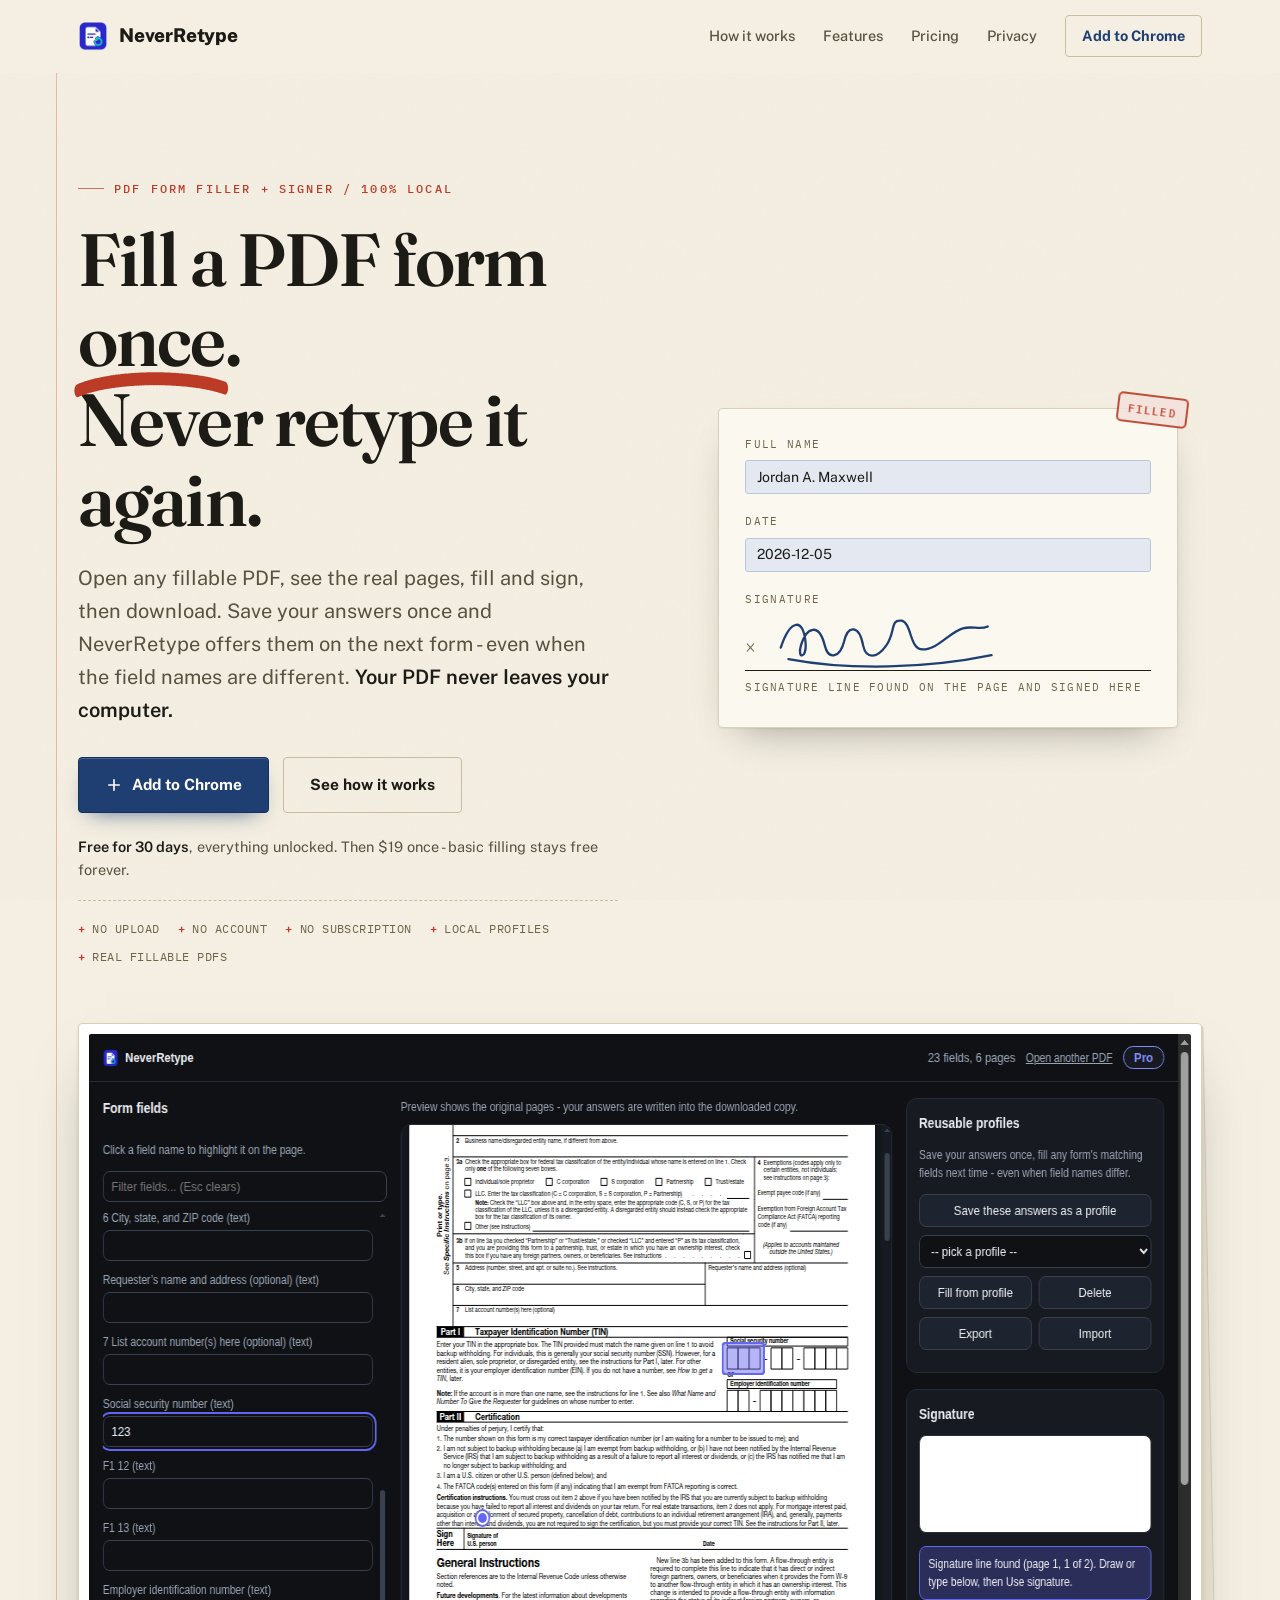
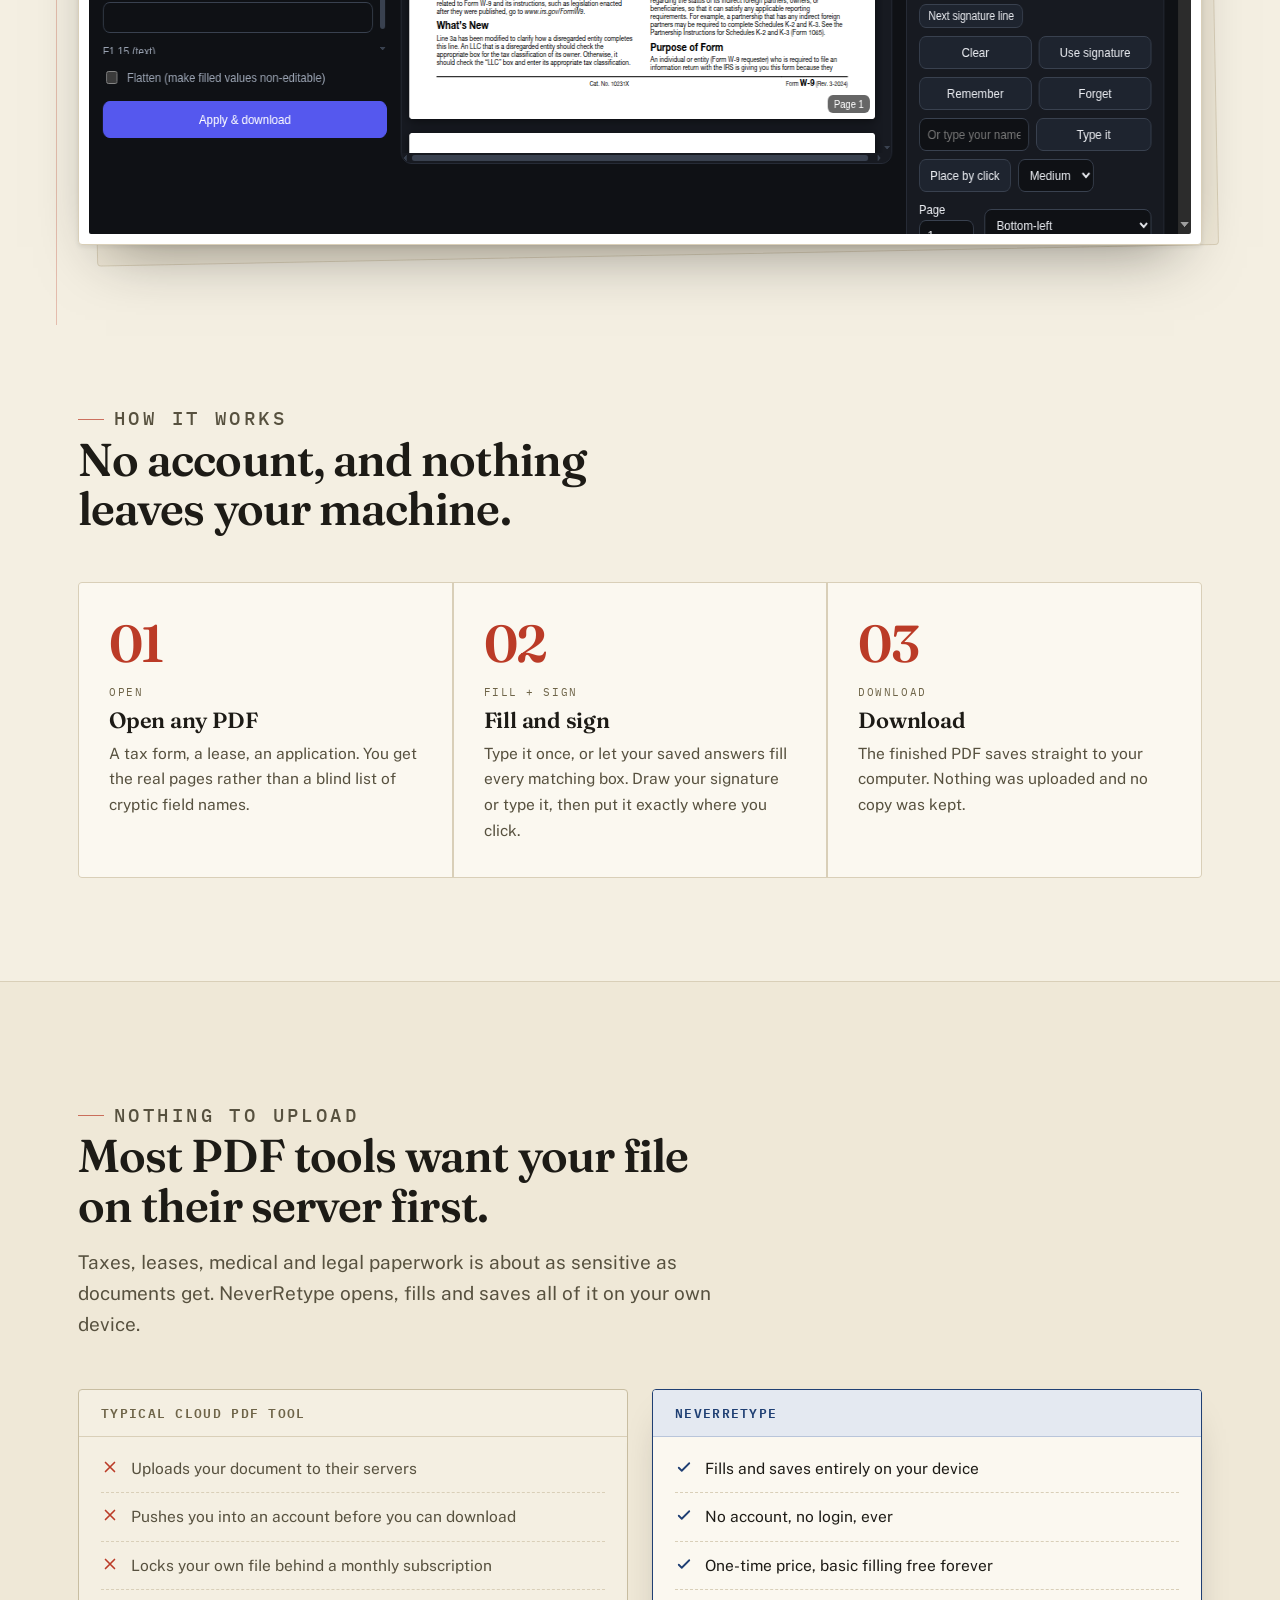
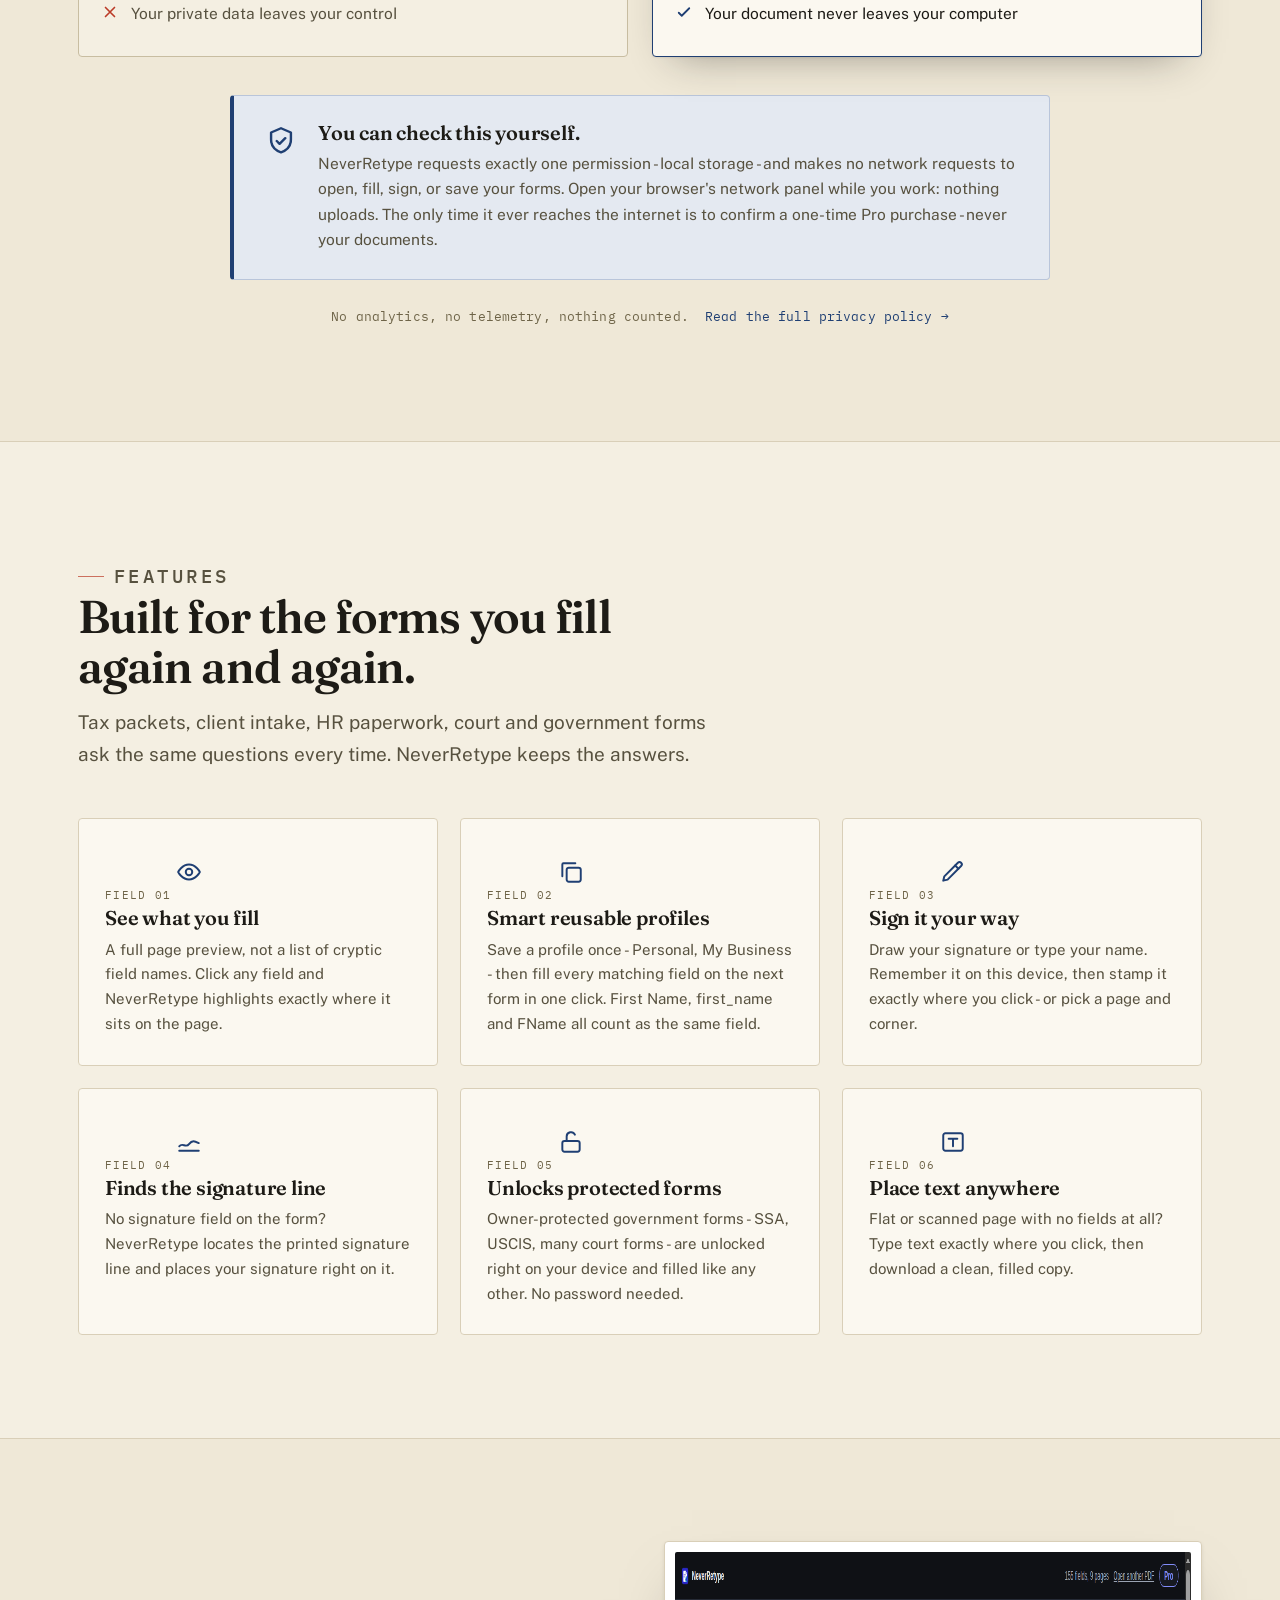
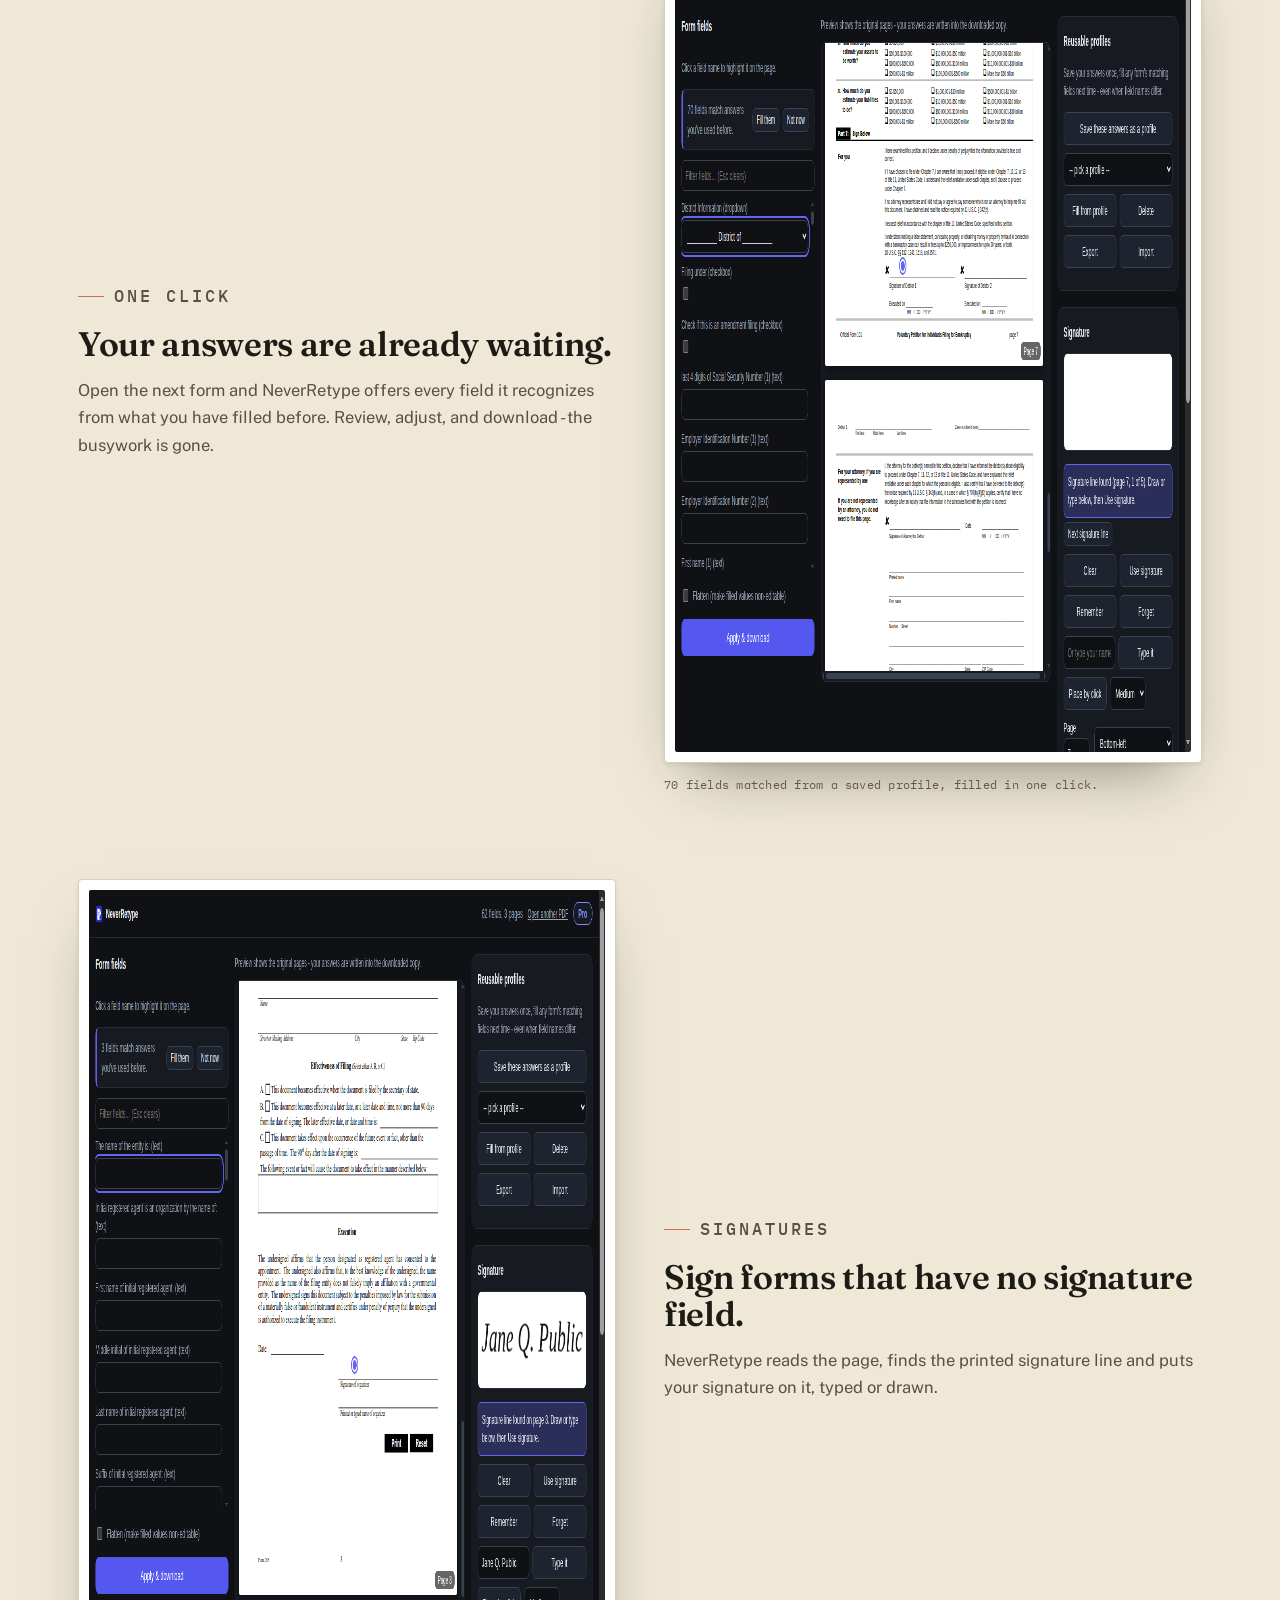
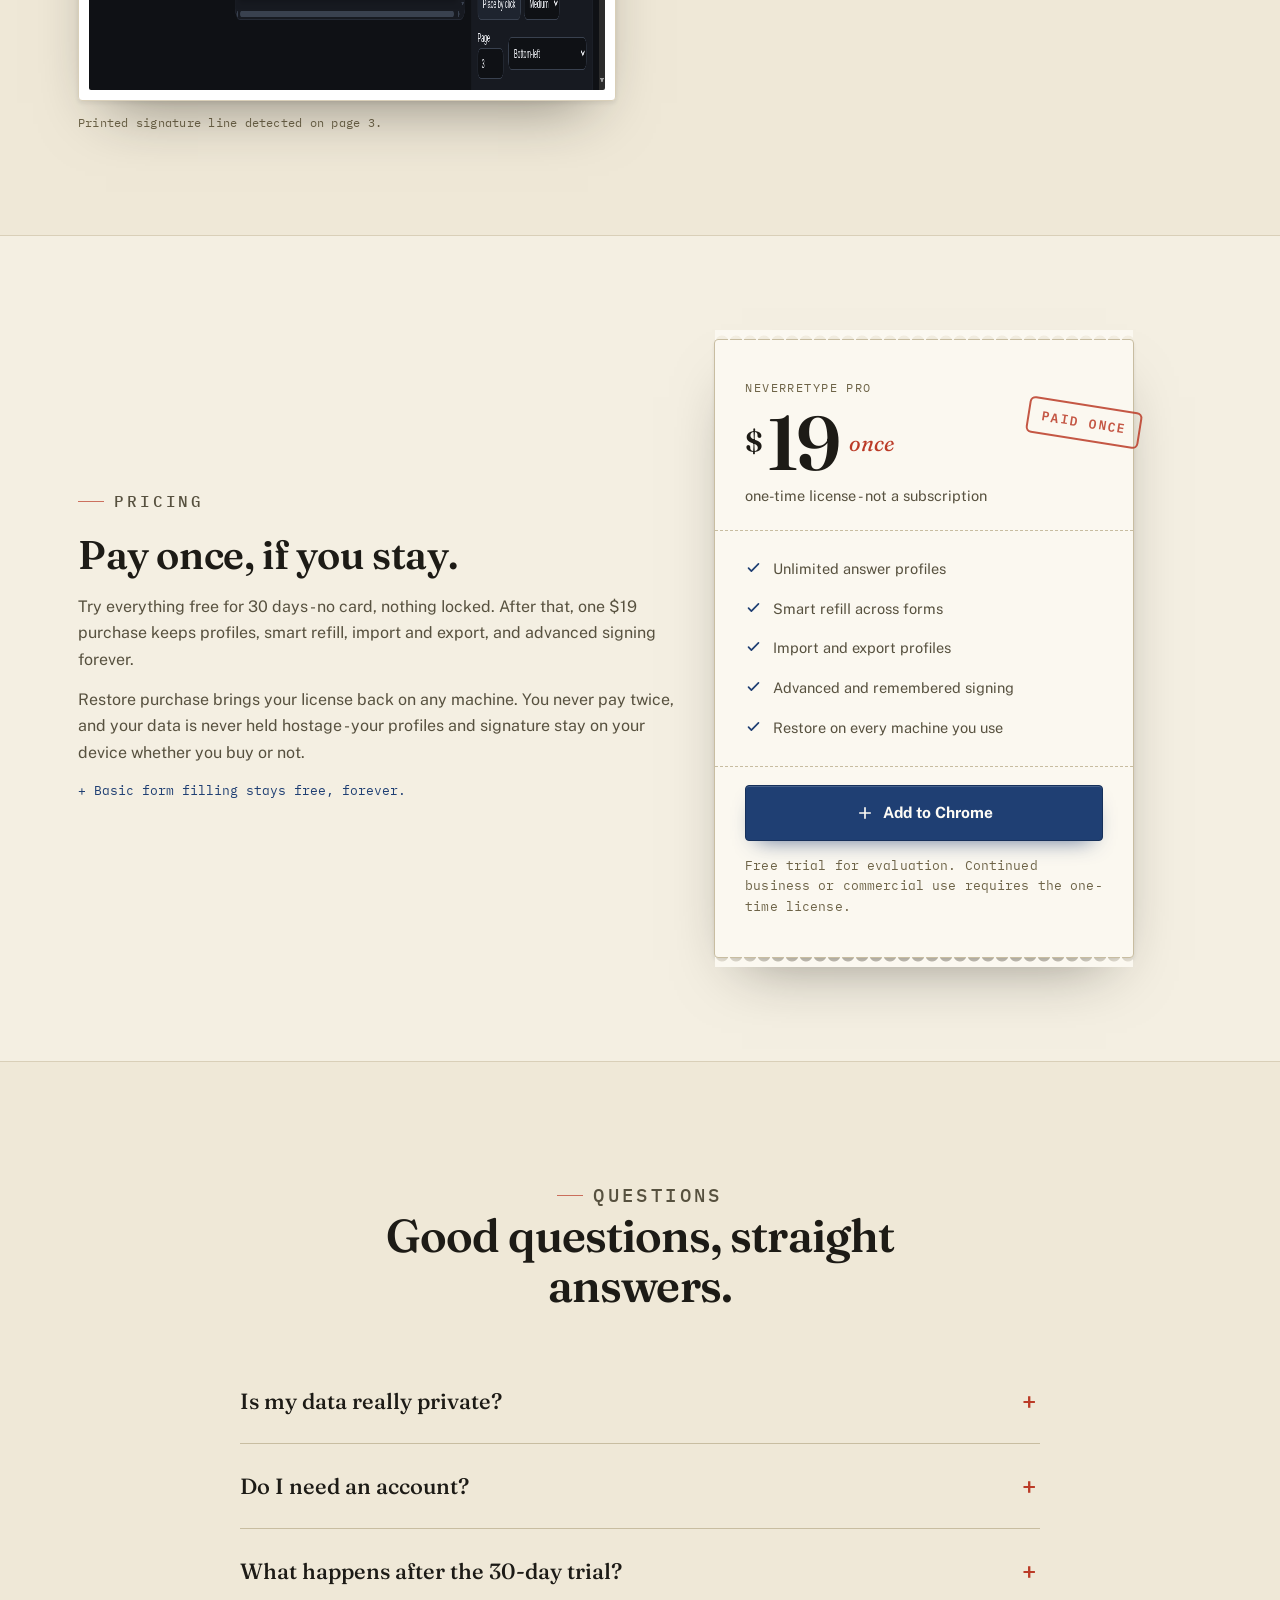
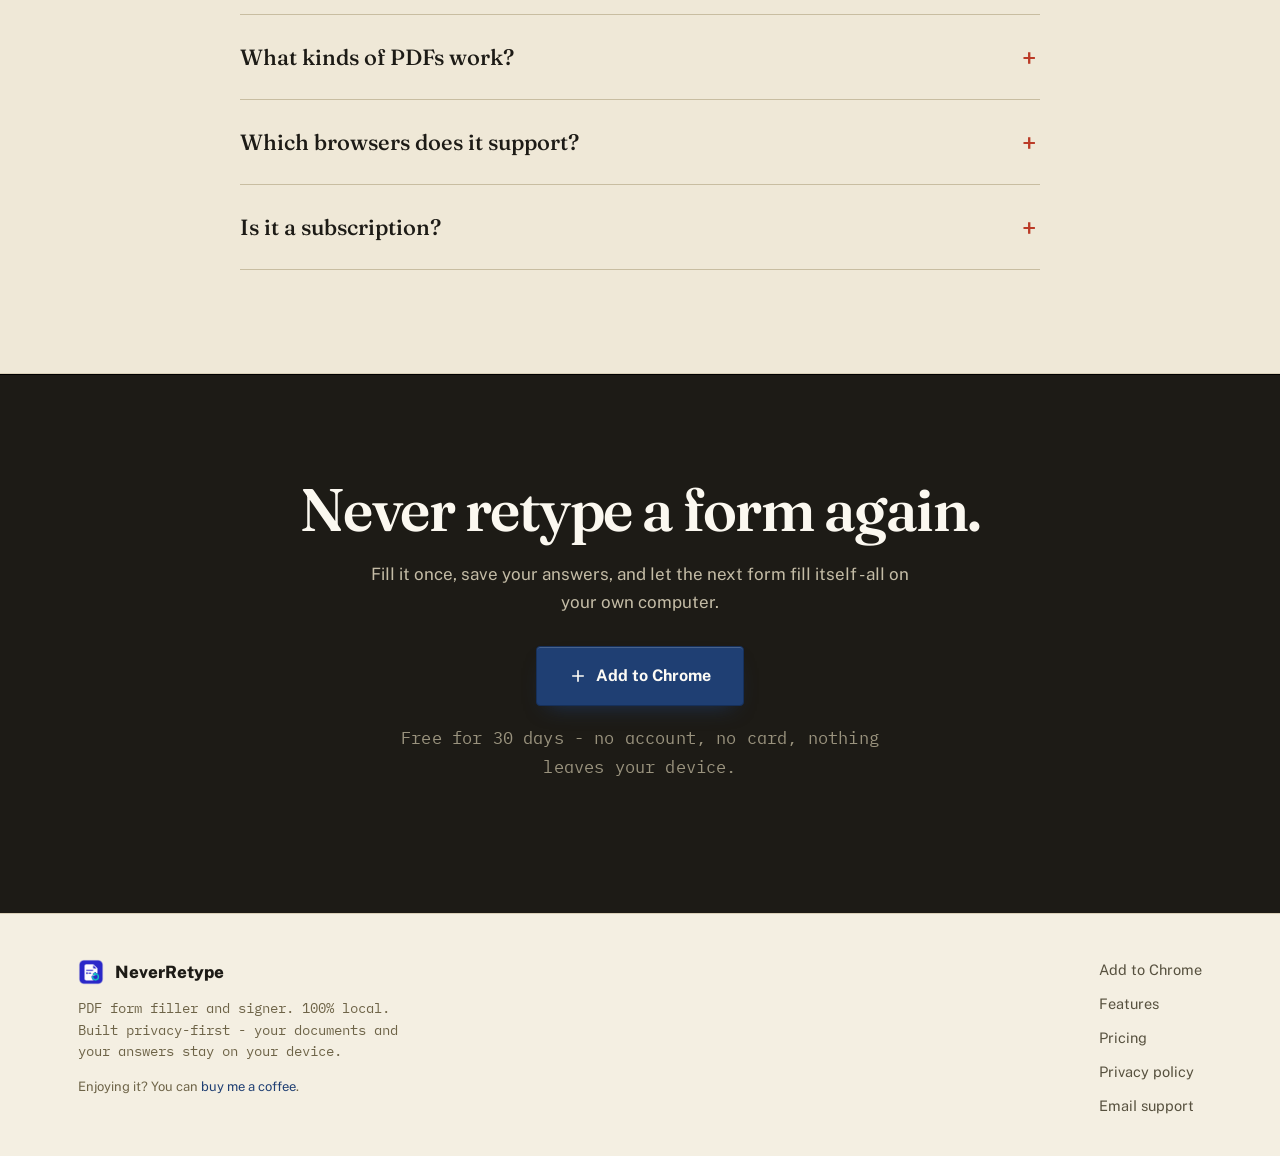
<file: index.html>
<!DOCTYPE html>
<html lang="en">
<head>
  <meta charset="UTF-8" />
  <meta name="viewport" content="width=device-width, initial-scale=1.0" />
  <title>NeverRetype - PDF Form Filler &amp; Signer (100% Local)</title>
  <meta name="description" content="Fill and sign PDF forms in your browser and save your answers as reusable profiles - never retype a form. 100% local, no account, no upload." />
  <meta name="color-scheme" content="light" />
  <meta name="theme-color" content="#f4efe2" />
  <meta name="robots" content="index, follow, max-image-preview:large" />
  <link rel="canonical" href="https://xxgeminixx.github.io/neverretype-site/" />

  <!-- open graph / social -->
  <meta property="og:type" content="website" />
  <meta property="og:site_name" content="NeverRetype" />
  <meta property="og:locale" content="en_US" />
  <meta property="og:title" content="NeverRetype - PDF Form Filler &amp; Signer (100% Local)" />
  <meta property="og:description" content="Fill a PDF form once, save your answers, and never retype it again. Fill and sign entirely in your browser - your document never leaves your computer." />
  <meta property="og:url" content="https://xxgeminixx.github.io/neverretype-site/" />
  <meta property="og:image" content="https://xxgeminixx.github.io/neverretype-site/hero-v100.png" />
  <meta property="og:image:width" content="1280" />
  <meta property="og:image:height" content="800" />
  <meta property="og:image:alt" content="The NeverRetype editor filling a PDF form locally in the browser" />
  <meta name="twitter:card" content="summary_large_image" />
  <meta name="twitter:title" content="NeverRetype - PDF Form Filler &amp; Signer (100% Local)" />
  <meta name="twitter:description" content="Fill a PDF form once, save your answers, and never retype it again. 100% local - your document never leaves your computer." />
  <meta name="twitter:image" content="https://xxgeminixx.github.io/neverretype-site/hero-v100.png" />
  <meta name="twitter:image:alt" content="The NeverRetype editor filling a PDF form locally in the browser" />

  <link rel="icon" type="image/png" href="icon.png" />
  <link rel="apple-touch-icon" href="icon.png" />

  <link rel="preconnect" href="https://fonts.googleapis.com" />
  <link rel="preconnect" href="https://fonts.gstatic.com" crossorigin />
  <link href="https://fonts.googleapis.com/css2?family=Fraunces:ital,opsz,wght@0,9..144,400;0,9..144,500;0,9..144,600;0,9..144,900;1,9..144,500&family=IBM+Plex+Mono:wght@400;500;600&family=Public+Sans:wght@400;500;600;700&display=swap" rel="stylesheet" />
  <link rel="stylesheet" href="style.css?v=4" />

  <script type="application/ld+json">
  {
    "@context": "https://schema.org",
    "@type": "SoftwareApplication",
    "name": "NeverRetype",
    "applicationCategory": "BrowserApplication",
    "operatingSystem": "Chrome, Edge, Brave, and other Chromium browsers",
    "description": "Fill and sign PDF forms in your browser and save your answers as reusable profiles so you never retype a form. 100% local - your document never leaves your computer. No account, no upload, no tracking.",
    "url": "https://xxgeminixx.github.io/neverretype-site/",
    "image": "https://xxgeminixx.github.io/neverretype-site/hero-v100.png",
    "browserRequirements": "Requires a Chromium-based browser (Chrome, Edge, or Brave)",
    "offers": {
      "@type": "Offer",
      "price": "19.00",
      "priceCurrency": "USD",
      "description": "30-day free trial, then a one-time $19 license. Basic form filling stays free forever."
    },
    "featureList": [
      "Fill fillable PDF forms with a live page preview",
      "Save reusable answer profiles and smart-refill matching fields across forms",
      "Type or draw a signature and place it on detected signature lines",
      "Unlock owner-protected government forms locally",
      "Place typed text anywhere on flat or scanned PDFs"
    ]
  }
  </script>
  <script type="application/ld+json">
  {
    "@context": "https://schema.org",
    "@type": "FAQPage",
    "mainEntity": [
      {
        "@type": "Question",
        "name": "Is my data really private?",
        "acceptedAnswer": {
          "@type": "Answer",
          "text": "Yes. PDFs you open are read, filled and saved entirely in your browser on your computer. There is no server, no upload, and no analytics. The extension's only permission is local storage."
        }
      },
      {
        "@type": "Question",
        "name": "Do I need an account?",
        "acceptedAnswer": {
          "@type": "Answer",
          "text": "No. There is no sign-up and no login. You open a PDF and start filling."
        }
      },
      {
        "@type": "Question",
        "name": "What happens after the 30-day trial?",
        "acceptedAnswer": {
          "@type": "Answer",
          "text": "Basic form filling stays free forever. Saved profiles, smart refill, import and export, and advanced signing need a one-time $19 license. Your saved data is never deleted or held hostage."
        }
      },
      {
        "@type": "Question",
        "name": "What kinds of PDFs work?",
        "acceptedAnswer": {
          "@type": "Answer",
          "text": "Standard fillable PDF forms (the AcroForm kind) get the full experience. Flat or scanned pages can still be signed, and you can place typed text anywhere on them. Owner-protected government forms are unlocked on your device. Password-locked and XFA files get a clear explanation instead of a broken download."
        }
      },
      {
        "@type": "Question",
        "name": "Which browsers does it support?",
        "acceptedAnswer": {
          "@type": "Answer",
          "text": "Chrome and other Chromium browsers - Edge, Brave, and similar - installed from the Chrome Web Store."
        }
      },
      {
        "@type": "Question",
        "name": "Is it a subscription?",
        "acceptedAnswer": {
          "@type": "Answer",
          "text": "No. It is one $19 payment, ever. Restore purchase brings your license back on any machine you use."
        }
      }
    ]
  }
  </script>
</head>
<body>

  <!-- ===================== NAV ===================== -->
  <header class="nav" id="top">
    <div class="wrap">
      <a class="brand" href="#top" aria-label="NeverRetype home">
        <img class="mark" src="icon.png" width="30" height="30" alt="" />
        <span>NeverRetype</span>
      </a>
      <nav class="nav-links" aria-label="Primary">
        <a href="#how">How it works</a>
        <a href="#features">Features</a>
        <a href="#pricing">Pricing</a>
        <a href="privacy-policy.html">Privacy</a>
        <a class="nav-cta" href="https://chromewebstore.google.com/detail/adfhmodfgeljmcgfhnmjfncbcdfagmcd" data-store-link>Add to Chrome</a>
      </nav>
    </div>
  </header>

  <main>

    <!-- ===================== HERO ===================== -->
    <section class="hero">
      <div class="wrap">
        <div class="hero-grid">
          <div class="hero-copy reveal">
            <p class="eyebrow">PDF form filler + signer / 100% local</p>
            <h1>Fill a PDF form <span class="u">once<svg viewBox="0 0 120 12" preserveAspectRatio="none" aria-hidden="true"><path d="M2 8 C 30 2, 90 2, 118 7"/></svg></span>.<br/>Never retype it again.</h1>
            <p class="lede">Open any fillable PDF, see the real pages, fill and sign, then download. Save your answers once and NeverRetype offers them on the next form - even when the field names are different. <strong>Your PDF never leaves your computer.</strong></p>
            <div class="hero-actions">
              <a class="btn" href="https://chromewebstore.google.com/detail/adfhmodfgeljmcgfhnmjfncbcdfagmcd" data-store-link>
                <svg viewBox="0 0 24 24" fill="none" stroke="currentColor" stroke-width="2.2" stroke-linecap="round" aria-hidden="true"><path d="M12 5v14M5 12h14"/></svg>
                Add to Chrome
              </a>
              <a class="btn ghost" href="#how">See how it works</a>
            </div>
            <p class="price-line"><b>Free for 30 days</b>, everything unlocked. Then $19 once - basic filling stays free forever.</p>
            <p class="trust-row">
              <span>No upload</span><span>No account</span><span>No subscription</span><span>Local profiles</span><span>Real fillable PDFs</span>
            </p>
          </div>

          <div class="hero-side reveal d2">
            <div class="sig-card">
              <span class="sig-stamp">FILLED</span>
              <div class="form-row">
                <span class="flabel">Full name</span>
                <div class="fbox filled"><span class="typed">Jordan A. Maxwell</span></div>
              </div>
              <div class="form-row">
                <span class="flabel">Date</span>
                <div class="fbox filled"><span class="typed t2 js-date">2026-06-17</span></div>
              </div>
              <div class="sig-line">
                <span class="flabel">Signature</span>
                <div class="rule">
                  <span class="x">&times;</span>
                  <svg viewBox="0 0 240 70" aria-hidden="true">
                    <path pathLength="1" d="M6 46 C 16 16, 30 14, 32 42 C 33 58, 23 58, 27 44 C 33 24, 46 20, 52 44 C 56 60, 68 56, 72 40 C 76 22, 88 22, 92 44 C 95 58, 106 58, 116 44 C 126 30, 120 16, 132 18 C 143 20, 140 48, 154 48 C 170 48, 182 30, 196 26 C 206 23, 214 28, 222 24"/>
                    <path pathLength="1" class="flourish" d="M14 58 C 78 70, 158 68, 226 54"/>
                  </svg>
                </div>
                <p class="cap">Signature line found on the page and signed here</p>
              </div>
            </div>
          </div>
        </div>

        <div class="hero-shot-wrap reveal d3">
          <div class="paper-frame">
            <img src="hero-v100.png" width="1280" height="800" fetchpriority="high" decoding="async" alt="The NeverRetype editor with a W-9 open: answers typed on the left, the Social Security Number field highlighted on the live page preview, profiles and signature panels on the right" />
          </div>
        </div>
      </div>
    </section>

    <!-- ===================== HOW IT WORKS ===================== -->
    <section class="band" id="how">
      <div class="wrap">
        <div class="section-head reveal">
          <p class="eyebrow">How it works</p>
          <h2>No account, and nothing leaves your machine.</h2>
        </div>
        <div class="steps reveal d1">
          <div class="step">
            <div class="num">01</div>
            <p class="tag">Open</p>
            <h3>Open any PDF</h3>
            <p>A tax form, a lease, an application. You get the real pages rather than a blind list of cryptic field names.</p>
          </div>
          <div class="step">
            <div class="num">02</div>
            <p class="tag">Fill + sign</p>
            <h3>Fill and sign</h3>
            <p>Type it once, or let your saved answers fill every matching box. Draw your signature or type it, then put it exactly where you click.</p>
          </div>
          <div class="step">
            <div class="num">03</div>
            <p class="tag">Download</p>
            <h3>Download</h3>
            <p>The finished PDF saves straight to your computer. Nothing was uploaded and no copy was kept.</p>
          </div>
        </div>
      </div>
    </section>

    <!-- ===================== COMPARISON ===================== -->
    <section class="band sunk">
      <div class="wrap">
        <div class="section-head reveal">
          <p class="eyebrow">Nothing to upload</p>
          <h2>Most PDF tools want your file on their server first.</h2>
          <p>Taxes, leases, medical and legal paperwork is about as sensitive as documents get. NeverRetype opens, fills and saves all of it on your own device.</p>
        </div>
        <div class="compare reveal d1">
          <div class="col them">
            <h3>Typical cloud PDF tool</h3>
            <ul>
              <li><svg class="ic" viewBox="0 0 24 24" fill="none" stroke="currentColor" stroke-width="2.2" stroke-linecap="round" aria-hidden="true"><path d="M6 6l12 12M18 6 6 18"/></svg> Uploads your document to their servers</li>
              <li><svg class="ic" viewBox="0 0 24 24" fill="none" stroke="currentColor" stroke-width="2.2" stroke-linecap="round" aria-hidden="true"><path d="M6 6l12 12M18 6 6 18"/></svg> Pushes you into an account before you can download</li>
              <li><svg class="ic" viewBox="0 0 24 24" fill="none" stroke="currentColor" stroke-width="2.2" stroke-linecap="round" aria-hidden="true"><path d="M6 6l12 12M18 6 6 18"/></svg> Locks your own file behind a monthly subscription</li>
              <li><svg class="ic" viewBox="0 0 24 24" fill="none" stroke="currentColor" stroke-width="2.2" stroke-linecap="round" aria-hidden="true"><path d="M6 6l12 12M18 6 6 18"/></svg> Your private data leaves your control</li>
            </ul>
          </div>
          <div class="col us">
            <h3>NeverRetype</h3>
            <ul>
              <li><svg class="ic" viewBox="0 0 24 24" fill="none" stroke="currentColor" stroke-width="2.4" stroke-linecap="round" stroke-linejoin="round" aria-hidden="true"><path d="M5 13l4 4L19 7"/></svg> Fills and saves entirely on your device</li>
              <li><svg class="ic" viewBox="0 0 24 24" fill="none" stroke="currentColor" stroke-width="2.4" stroke-linecap="round" stroke-linejoin="round" aria-hidden="true"><path d="M5 13l4 4L19 7"/></svg> No account, no login, ever</li>
              <li><svg class="ic" viewBox="0 0 24 24" fill="none" stroke="currentColor" stroke-width="2.4" stroke-linecap="round" stroke-linejoin="round" aria-hidden="true"><path d="M5 13l4 4L19 7"/></svg> One-time price, basic filling free forever</li>
              <li><svg class="ic" viewBox="0 0 24 24" fill="none" stroke="currentColor" stroke-width="2.4" stroke-linecap="round" stroke-linejoin="round" aria-hidden="true"><path d="M5 13l4 4L19 7"/></svg> Your document never leaves your computer</li>
            </ul>
          </div>
        </div>
        <div class="verify reveal d2">
          <svg class="verify-ic" viewBox="0 0 24 24" fill="none" stroke="currentColor" stroke-width="1.7" stroke-linecap="round" stroke-linejoin="round" aria-hidden="true"><path d="M12 3l7 3v5c0 4.4-3 7.6-7 9-4-1.4-7-4.6-7-9V6l7-3Z"/><path d="M9 12l2 2 4-4"/></svg>
          <div>
            <h3>You can check this yourself.</h3>
            <p>NeverRetype requests exactly one permission - local storage - and makes no network requests to open, fill, sign, or save your forms. Open your browser's network panel while you work: nothing uploads. The only time it ever reaches the internet is to confirm a one-time Pro purchase - never your documents.</p>
          </div>
        </div>
        <p class="micro reveal d2" style="text-align:center;margin-top:26px;">No analytics, no telemetry, nothing counted. &nbsp;<a href="privacy-policy.html">Read the full privacy policy &rarr;</a></p>
      </div>
    </section>

    <!-- ===================== FEATURES ===================== -->
    <section class="band" id="features">
      <div class="wrap">
        <div class="section-head reveal">
          <p class="eyebrow">Features</p>
          <h2>Built for the forms you fill again and again.</h2>
          <p>Tax packets, client intake, HR paperwork, court and government forms ask the same questions every time. NeverRetype keeps the answers.</p>
        </div>
        <div class="features">
          <div class="feat reveal">
            <span class="fid">Field 01</span>
            <svg class="ficon" viewBox="0 0 24 24" fill="none" stroke="currentColor" stroke-width="1.8" stroke-linecap="round" stroke-linejoin="round" aria-hidden="true"><path d="M2 12s3.5-7 10-7 10 7 10 7-3.5 7-10 7-10-7-10-7Z"/><circle cx="12" cy="12" r="3"/></svg>
            <h3>See what you fill</h3>
            <p>A full page preview, not a list of cryptic field names. Click any field and NeverRetype highlights exactly where it sits on the page.</p>
          </div>
          <div class="feat reveal d1">
            <span class="fid">Field 02</span>
            <svg class="ficon" viewBox="0 0 24 24" fill="none" stroke="currentColor" stroke-width="1.8" stroke-linecap="round" stroke-linejoin="round" aria-hidden="true"><rect x="8" y="8" width="13" height="13" rx="2"/><path d="M4 16V5a1 1 0 0 1 1-1h11"/></svg>
            <h3>Smart reusable profiles</h3>
            <p>Save a profile once - Personal, My Business - then fill every matching field on the next form in one click. First Name, first_name and FName all count as the same field.</p>
          </div>
          <div class="feat reveal d2">
            <span class="fid">Field 03</span>
            <svg class="ficon" viewBox="0 0 24 24" fill="none" stroke="currentColor" stroke-width="1.8" stroke-linecap="round" stroke-linejoin="round" aria-hidden="true"><path d="M16.5 3.5a2.12 2.12 0 0 1 3 3L7 19l-4 1 1-4Z"/><path d="M14 6l3 3"/></svg>
            <h3>Sign it your way</h3>
            <p>Draw your signature or type your name. Remember it on this device, then stamp it exactly where you click - or pick a page and corner.</p>
          </div>
          <div class="feat reveal">
            <span class="fid">Field 04</span>
            <svg class="ficon" viewBox="0 0 24 24" fill="none" stroke="currentColor" stroke-width="1.8" stroke-linecap="round" stroke-linejoin="round" aria-hidden="true"><path d="M3 16c3-4 6 2 9-2s5-3 9-1"/><path d="M3 20h18"/></svg>
            <h3>Finds the signature line</h3>
            <p>No signature field on the form? NeverRetype locates the printed signature line and places your signature right on it.</p>
          </div>
          <div class="feat reveal d1">
            <span class="fid">Field 05</span>
            <svg class="ficon" viewBox="0 0 24 24" fill="none" stroke="currentColor" stroke-width="1.8" stroke-linecap="round" stroke-linejoin="round" aria-hidden="true"><rect x="4" y="11" width="16" height="10" rx="2"/><path d="M8 11V7a4 4 0 0 1 7.6-1.8"/></svg>
            <h3>Unlocks protected forms</h3>
            <p>Owner-protected government forms - SSA, USCIS, many court forms - are unlocked right on your device and filled like any other. No password needed.</p>
          </div>
          <div class="feat reveal d2">
            <span class="fid">Field 06</span>
            <svg class="ficon" viewBox="0 0 24 24" fill="none" stroke="currentColor" stroke-width="1.8" stroke-linecap="round" stroke-linejoin="round" aria-hidden="true"><rect x="3" y="4" width="18" height="16" rx="2"/><path d="M8 9h8M12 9v7"/></svg>
            <h3>Place text anywhere</h3>
            <p>Flat or scanned page with no fields at all? Type text exactly where you click, then download a clean, filled copy.</p>
          </div>
        </div>
      </div>
    </section>

    <!-- ===================== SCREENSHOTS ===================== -->
    <section class="band sunk">
      <div class="wrap">
        <div class="showcase">
          <div class="show-row reveal">
            <div class="show-text">
              <p class="eyebrow">One click</p>
              <h3>Your answers are already waiting.</h3>
              <p>Open the next form and NeverRetype offers every field it recognizes from what you have filled before. Review, adjust, and download - the busywork is gone.</p>
            </div>
            <figure class="show-figure">
              <div class="paper-frame">
                <img src="shot-refill-v100.png" width="1280" height="800" loading="lazy" decoding="async" alt="A court form just opened in NeverRetype, with a bar offering: 70 fields match answers you've used before - Fill them" />
              </div>
              <figcaption>70 fields matched from a saved profile, filled in one click.</figcaption>
            </figure>
          </div>

          <div class="show-row flip reveal">
            <div class="show-text">
              <p class="eyebrow">Signatures</p>
              <h3>Sign forms that have no signature field.</h3>
              <p>NeverRetype reads the page, finds the printed signature line and puts your signature on it, typed or drawn.</p>
            </div>
            <figure class="show-figure">
              <div class="paper-frame">
                <img src="shot-signature-v100.png" width="1280" height="800" loading="lazy" decoding="async" alt="A government form with no signature field: NeverRetype found the printed signature line on page 3 and placed a typed signature on it" />
              </div>
              <figcaption>Printed signature line detected on page 3.</figcaption>
            </figure>
          </div>
        </div>
      </div>
    </section>

    <!-- ===================== PRICING ===================== -->
    <section class="band" id="pricing">
      <div class="wrap">
        <div class="price-wrap">
          <div class="price-notes reveal">
            <p class="eyebrow">Pricing</p>
            <h2>Pay once, if you stay.</h2>
            <p>Try everything free for 30 days - no card, nothing locked. After that, one $19 purchase keeps profiles, smart refill, import and export, and advanced signing forever.</p>
            <p>Restore purchase brings your license back on any machine. You never pay twice, and your data is never held hostage - your profiles and signature stay on your device whether you buy or not.</p>
            <p class="free-tag">+ Basic form filling stays free, forever.</p>
          </div>

          <div class="receipt reveal d2">
            <span class="paid-stamp">PAID ONCE</span>
            <div class="r-head">
              <p class="r-title">NeverRetype Pro</p>
              <div class="r-amount">
                <span class="cur">$</span><span class="big">19</span><span class="r-once">once</span>
              </div>
              <p class="r-sub">one-time license - not a subscription</p>
            </div>
            <ul class="r-list">
              <li><svg viewBox="0 0 24 24" fill="none" stroke="currentColor" stroke-width="2.4" stroke-linecap="round" stroke-linejoin="round" aria-hidden="true"><path d="M5 13l4 4L19 7"/></svg> Unlimited answer profiles</li>
              <li><svg viewBox="0 0 24 24" fill="none" stroke="currentColor" stroke-width="2.4" stroke-linecap="round" stroke-linejoin="round" aria-hidden="true"><path d="M5 13l4 4L19 7"/></svg> Smart refill across forms</li>
              <li><svg viewBox="0 0 24 24" fill="none" stroke="currentColor" stroke-width="2.4" stroke-linecap="round" stroke-linejoin="round" aria-hidden="true"><path d="M5 13l4 4L19 7"/></svg> Import and export profiles</li>
              <li><svg viewBox="0 0 24 24" fill="none" stroke="currentColor" stroke-width="2.4" stroke-linecap="round" stroke-linejoin="round" aria-hidden="true"><path d="M5 13l4 4L19 7"/></svg> Advanced and remembered signing</li>
              <li><svg viewBox="0 0 24 24" fill="none" stroke="currentColor" stroke-width="2.4" stroke-linecap="round" stroke-linejoin="round" aria-hidden="true"><path d="M5 13l4 4L19 7"/></svg> Restore on every machine you use</li>
            </ul>
            <div class="r-foot">
              <a class="btn" href="https://chromewebstore.google.com/detail/adfhmodfgeljmcgfhnmjfncbcdfagmcd" data-store-link>
                <svg viewBox="0 0 24 24" fill="none" stroke="currentColor" stroke-width="2.2" stroke-linecap="round" aria-hidden="true"><path d="M12 5v14M5 12h14"/></svg>
                Add to Chrome
              </a>
              <p class="micro" style="margin-top:14px;">Free trial for evaluation. Continued business or commercial use requires the one-time license.</p>
            </div>
          </div>
        </div>
      </div>
    </section>

    <!-- ===================== FAQ ===================== -->
    <section class="band sunk">
      <div class="wrap">
        <div class="section-head center reveal">
          <p class="eyebrow">Questions</p>
          <h2>Good questions, straight answers.</h2>
        </div>
        <div class="faq reveal d1">
          <details>
            <summary>Is my data really private?</summary>
            <p class="ans">Yes. PDFs you open are read, filled and saved entirely in your browser on your computer. There is no server, no upload, and no analytics. The extension's only permission is local storage.</p>
          </details>
          <details>
            <summary>Do I need an account?</summary>
            <p class="ans">No. There is no sign-up and no login. You open a PDF and start filling.</p>
          </details>
          <details>
            <summary>What happens after the 30-day trial?</summary>
            <p class="ans">Basic form filling stays free forever. Saved profiles, smart refill, import and export, and advanced signing need a one-time $19 license. Your saved data is never deleted or held hostage.</p>
          </details>
          <details>
            <summary>What kinds of PDFs work?</summary>
            <p class="ans">Standard fillable PDF forms (the AcroForm kind) get the full experience. Flat or scanned pages can still be signed, and you can place typed text anywhere on them. Owner-protected government forms are unlocked on your device. Password-locked and XFA files get a clear explanation instead of a broken download.</p>
          </details>
          <details>
            <summary>Which browsers does it support?</summary>
            <p class="ans">Chrome and other Chromium browsers - Edge, Brave, and similar - installed from the Chrome Web Store.</p>
          </details>
          <details>
            <summary>Is it a subscription?</summary>
            <p class="ans">No. It is one $19 payment, ever. Restore purchase brings your license back on any machine you use.</p>
          </details>
        </div>
      </div>
    </section>

    <!-- ===================== FINAL CTA ===================== -->
    <section class="band ink final">
      <div class="wrap">
        <div class="reveal">
          <h2>Never retype a form again.</h2>
          <p>Fill it once, save your answers, and let the next form fill itself - all on your own computer.</p>
          <a class="btn" href="https://chromewebstore.google.com/detail/adfhmodfgeljmcgfhnmjfncbcdfagmcd" data-store-link>
            <svg viewBox="0 0 24 24" fill="none" stroke="currentColor" stroke-width="2.2" stroke-linecap="round" aria-hidden="true"><path d="M12 5v14M5 12h14"/></svg>
            Add to Chrome
          </a>
          <p class="micro">Free for 30 days - no account, no card, nothing leaves your device.</p>
        </div>
      </div>
    </section>
  </main>

  <!-- ===================== FOOTER ===================== -->
  <footer id="support">
    <div class="wrap">
      <div>
        <div class="f-brand">
          <img class="mark" src="icon.png" width="26" height="26" alt="" />
          <span>NeverRetype</span>
        </div>
        <p class="f-tag">PDF form filler and signer. 100% local. Built privacy-first - your documents and your answers stay on your device.</p>
        <p class="f-coffee">Enjoying it? You can <a href="https://www.paypal.com/ncp/payment/LQTX2SFXWLAP6" target="_blank" rel="noopener">buy me a coffee</a>.</p>
      </div>
      <nav class="f-links" aria-label="Footer">
        <a href="https://chromewebstore.google.com/detail/adfhmodfgeljmcgfhnmjfncbcdfagmcd" data-store-link>Add to Chrome</a>
        <a href="#features">Features</a>
        <a href="#pricing">Pricing</a>
        <a href="privacy-policy.html">Privacy policy</a>
        <a href="mailto:xxgeminixx+neverretype@gmail.com">Email support</a>
      </nav>
    </div>
  </footer>

  <script src="app.js?v=2" defer></script>
</body>
</html>
</file>
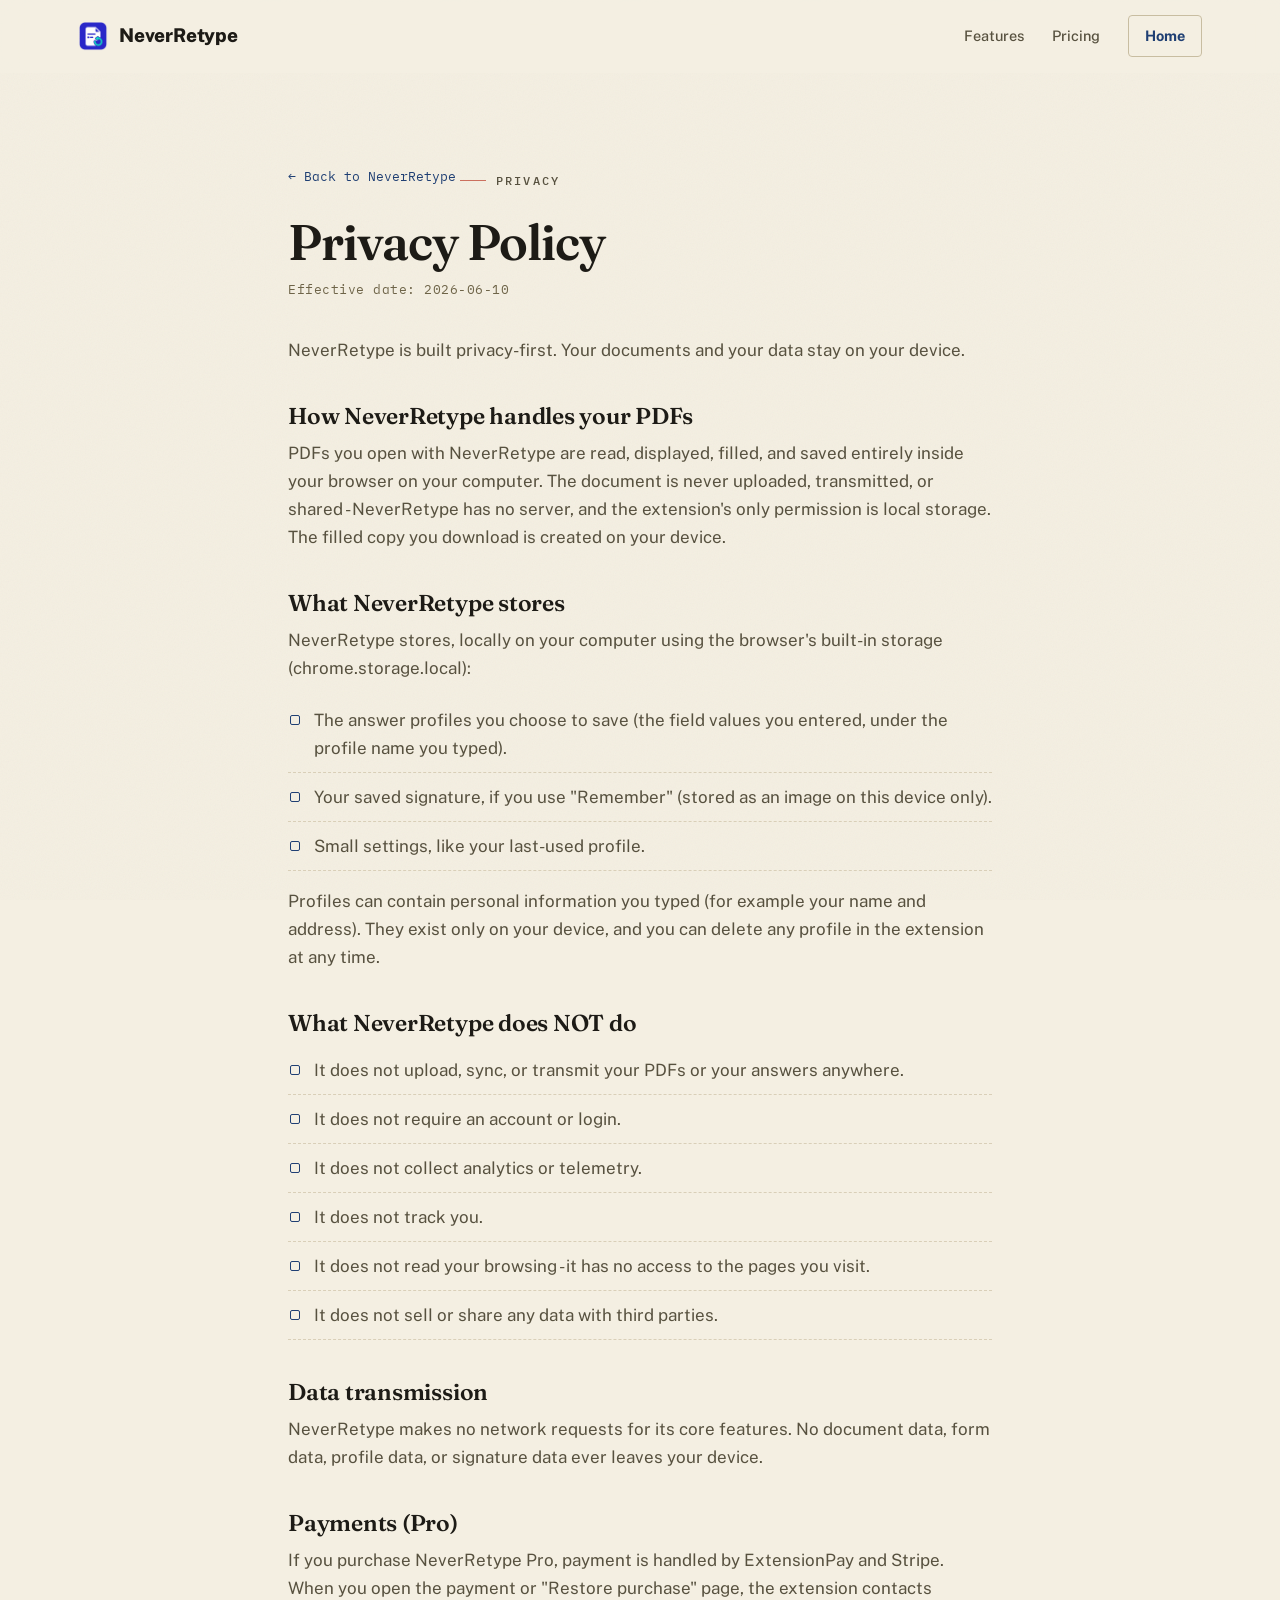
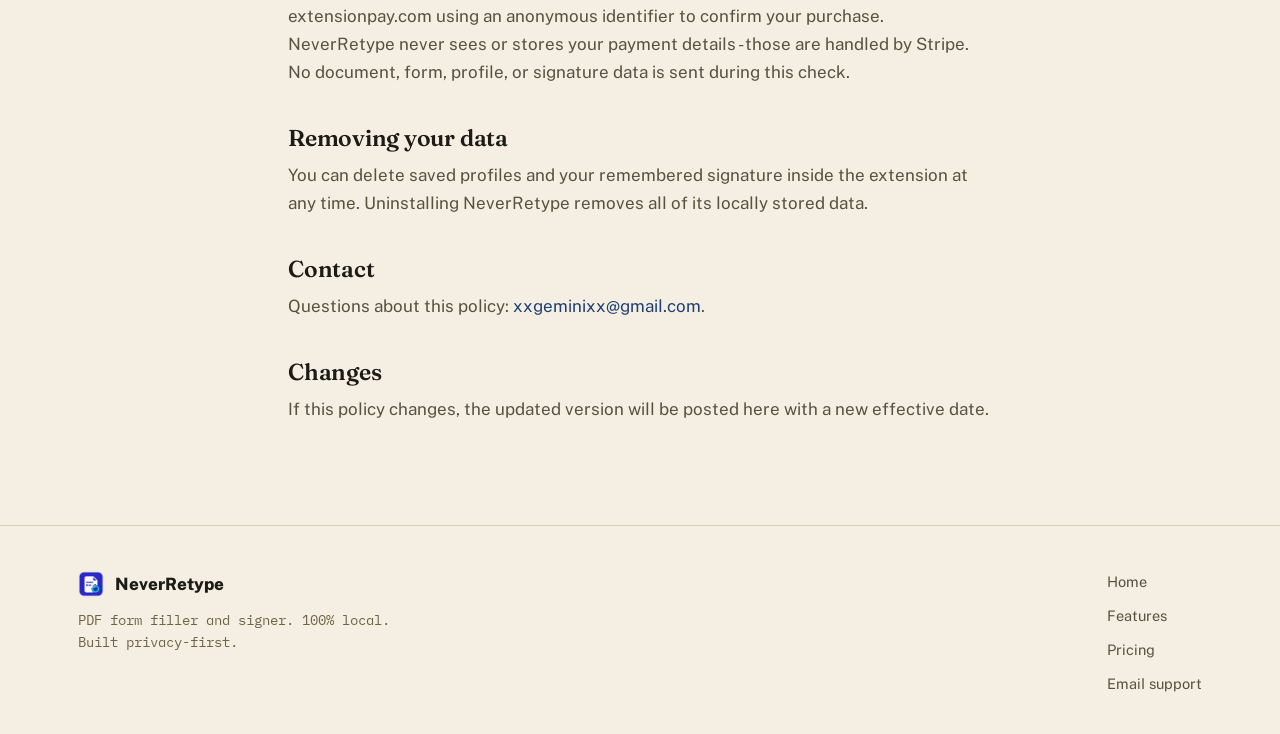
<file: privacy-policy.html>
<!DOCTYPE html>
<html lang="en">
<head>
  <meta charset="UTF-8" />
  <meta name="viewport" content="width=device-width, initial-scale=1.0" />
  <title>NeverRetype Privacy Policy</title>
  <meta name="description" content="NeverRetype is built privacy-first. Your documents and your data stay on your device - no upload, no account, no tracking." />
  <meta name="color-scheme" content="light" />
  <meta name="theme-color" content="#f4efe2" />
  <meta name="robots" content="index, follow" />
  <link rel="canonical" href="https://xxgeminixx.github.io/neverretype-site/privacy-policy.html" />
  <link rel="icon" type="image/png" href="icon.png" />
  <link rel="apple-touch-icon" href="icon.png" />
  <link rel="preconnect" href="https://fonts.googleapis.com" />
  <link rel="preconnect" href="https://fonts.gstatic.com" crossorigin />
  <link href="https://fonts.googleapis.com/css2?family=Fraunces:ital,opsz,wght@0,9..144,400;0,9..144,500;0,9..144,600;0,9..144,900;1,9..144,500&family=IBM+Plex+Mono:wght@400;500;600&family=Public+Sans:wght@400;500;600;700&display=swap" rel="stylesheet" />
  <link rel="stylesheet" href="style.css?v=4" />
</head>
<body>
  <header class="nav">
    <div class="wrap">
      <a class="brand" href="index.html" aria-label="NeverRetype home">
        <img class="mark" src="icon.png" width="30" height="30" alt="" />
        <span>NeverRetype</span>
      </a>
      <nav class="nav-links" aria-label="Primary">
        <a href="index.html#features">Features</a>
        <a href="index.html#pricing">Pricing</a>
        <a class="nav-cta" href="index.html">Home</a>
      </nav>
    </div>
  </header>

  <main class="doc">
    <a class="back" href="index.html">&larr; Back to NeverRetype</a>
    <p class="eyebrow">Privacy</p>
    <h1>Privacy Policy</h1>
    <p class="date">Effective date: 2026-06-10</p>

    <p>NeverRetype is built privacy-first. Your documents and your data stay on your device.</p>

    <h2>How NeverRetype handles your PDFs</h2>
    <p>PDFs you open with NeverRetype are read, displayed, filled, and saved entirely inside your browser on your computer. The document is never uploaded, transmitted, or shared - NeverRetype has no server, and the extension's only permission is local storage. The filled copy you download is created on your device.</p>

    <h2>What NeverRetype stores</h2>
    <p>NeverRetype stores, locally on your computer using the browser's built-in storage (chrome.storage.local):</p>
    <ul>
      <li>The answer profiles you choose to save (the field values you entered, under the profile name you typed).</li>
      <li>Your saved signature, if you use "Remember" (stored as an image on this device only).</li>
      <li>Small settings, like your last-used profile.</li>
    </ul>
    <p>Profiles can contain personal information you typed (for example your name and address). They exist only on your device, and you can delete any profile in the extension at any time.</p>

    <h2>What NeverRetype does NOT do</h2>
    <ul>
      <li>It does not upload, sync, or transmit your PDFs or your answers anywhere.</li>
      <li>It does not require an account or login.</li>
      <li>It does not collect analytics or telemetry.</li>
      <li>It does not track you.</li>
      <li>It does not read your browsing - it has no access to the pages you visit.</li>
      <li>It does not sell or share any data with third parties.</li>
    </ul>

    <h2>Data transmission</h2>
    <p>NeverRetype makes no network requests for its core features. No document data, form data, profile data, or signature data ever leaves your device.</p>

    <h2>Payments (Pro)</h2>
    <p>If you purchase NeverRetype Pro, payment is handled by ExtensionPay and Stripe. When you open the payment or "Restore purchase" page, the extension contacts extensionpay.com using an anonymous identifier to confirm your purchase. NeverRetype never sees or stores your payment details - those are handled by Stripe. No document, form, profile, or signature data is sent during this check.</p>

    <h2>Removing your data</h2>
    <p>You can delete saved profiles and your remembered signature inside the extension at any time. Uninstalling NeverRetype removes all of its locally stored data.</p>

    <h2>Contact</h2>
    <p>Questions about this policy: <a href="mailto:xxgeminixx@gmail.com">xxgeminixx@gmail.com</a>.</p>

    <h2>Changes</h2>
    <p>If this policy changes, the updated version will be posted here with a new effective date.</p>
  </main>

  <footer>
    <div class="wrap">
      <div>
        <div class="f-brand">
          <img class="mark" src="icon.png" width="26" height="26" alt="" />
          <span>NeverRetype</span>
        </div>
        <p class="f-tag">PDF form filler and signer. 100% local. Built privacy-first.</p>
      </div>
      <nav class="f-links" aria-label="Footer">
        <a href="index.html">Home</a>
        <a href="index.html#features">Features</a>
        <a href="index.html#pricing">Pricing</a>
        <a href="mailto:xxgeminixx+neverretype@gmail.com">Email support</a>
      </nav>
    </div>
  </footer>
</body>
</html>
</file>
<file: style.css>
/* ============================================================
   NeverRetype - document-grade editorial design system
   Ink on warm paper. Forms, signatures, ledgers.
   ============================================================ */

:root {
  color-scheme: light;
  /* paper + ink */
  --paper:      #f4efe2;   /* warm cream base */
  --paper-2:    #fbf8f0;   /* a fresh sheet, raised surfaces */
  --paper-3:    #efe8d7;   /* sunk panels / alt bands */
  --ink:        #1d1b16;   /* warm near-black */
  --ink-2:      #57513f;   /* muted body */
  --ink-3:      #6e6448;   /* faint captions - darkened for AA contrast */
  --line:       #d9cfb8;   /* ruled lines, borders */
  --line-2:     #c8bda1;   /* stronger rule */

  /* accents */
  --blue:       #1f3f73;   /* fountain-pen ink, primary */
  --blue-2:     #16305a;   /* darker ink, hover */
  --blue-soft:  #e4e9f1;   /* ink wash fill */
  --stamp:      #bb3b27;   /* approval-stamp / red-pen, sparing */
  --stamp-2:    #9a2f1e;
  --stamp-soft: #f3e2dc;

  /* type */
  --display: "Fraunces", Georgia, "Times New Roman", serif;
  --sans:    "Public Sans", system-ui, -apple-system, "Segoe UI", sans-serif;
  --mono:    "IBM Plex Mono", ui-monospace, "SF Mono", Menlo, monospace;

  --maxw: 1180px;
  --radius: 4px;          /* paper is square-ish; keep corners crisp */
  --shadow: 0 1px 2px rgba(29,27,22,.06), 0 18px 40px -22px rgba(29,27,22,.45);
  --shadow-lift: 0 2px 4px rgba(29,27,22,.08), 0 30px 60px -28px rgba(29,27,22,.5);
}

* { box-sizing: border-box; }

html { scroll-behavior: smooth; -webkit-text-size-adjust: 100%; }

body {
  margin: 0;
  background-color: var(--paper);
  color: var(--ink);
  font-family: var(--sans);
  font-size: 17px;
  line-height: 1.65;
  font-feature-settings: "ss01";
  -webkit-font-smoothing: antialiased;
  text-rendering: optimizeLegibility;
  overflow-x: hidden;
}

/* paper grain - inline noise, no network request */
body::before {
  content: "";
  position: fixed;
  inset: 0;
  z-index: 0;
  pointer-events: none;
  opacity: .045;
  mix-blend-mode: multiply;
  background-image: url("data:image/svg+xml,%3Csvg xmlns='http://www.w3.org/2000/svg' width='180' height='180'%3E%3Cfilter id='n'%3E%3CfeTurbulence type='fractalNoise' baseFrequency='0.82' numOctaves='2' stitchTiles='stitch'/%3E%3C/filter%3E%3Crect width='100%25' height='100%25' filter='url(%23n)'/%3E%3C/svg%3E");
}
body > * { position: relative; z-index: 1; }

a { color: var(--blue); text-decoration: none; }
a:hover { color: var(--blue-2); text-decoration: underline; text-underline-offset: 3px; }

img { max-width: 100%; display: block; }

h1, h2, h3 {
  font-family: var(--display);
  font-weight: 600;
  font-optical-sizing: auto;
  line-height: 1.08;
  letter-spacing: -.01em;
  margin: 0;
  color: var(--ink);
}

/* ---- shared bits -------------------------------------------------- */

.wrap { max-width: var(--maxw); margin: 0 auto; padding: 0 28px; }

.eyebrow {
  font-family: var(--mono);
  font-size: 12px;
  font-weight: 500;
  letter-spacing: .18em;
  text-transform: uppercase;
  color: var(--stamp);
  display: inline-flex;
  align-items: center;
  gap: 10px;
  margin: 0 0 22px;
}
.eyebrow::before {
  content: "";
  width: 26px;
  height: 1px;
  background: var(--stamp);
  opacity: .7;
}

.lede { font-size: clamp(17px, 2vw, 20px); color: var(--ink-2); }

.micro { font-family: var(--mono); font-size: 12.5px; color: var(--ink-3); letter-spacing: .01em; }

/* buttons - solid letterpress ink, crisp */
.btn {
  display: inline-flex; align-items: center; gap: 9px;
  font-family: var(--sans); font-weight: 700; font-size: 15.5px;
  padding: 14px 26px; border-radius: var(--radius);
  border: 1px solid var(--blue-2);
  background: var(--blue); color: #fdfbf5;
  box-shadow: 0 1px 0 rgba(255,255,255,.18) inset, 0 10px 22px -12px rgba(31,63,115,.8);
  transition: transform .18s ease, background .18s ease, box-shadow .18s ease;
  cursor: pointer;
}
.btn:hover { background: var(--blue-2); color: #fff; text-decoration: none; transform: translateY(-2px); box-shadow: 0 1px 0 rgba(255,255,255,.18) inset, 0 16px 30px -14px rgba(31,63,115,.9); }
.btn:active { transform: translateY(0); }
.btn svg { width: 18px; height: 18px; }

.btn.ghost {
  background: transparent; color: var(--ink);
  border: 1px solid var(--line-2);
  box-shadow: none;
}
.btn.ghost:hover { background: var(--paper-2); border-color: var(--ink-3); color: var(--ink); transform: translateY(-2px); }

/* ---- nav ----------------------------------------------------------- */

.nav {
  position: sticky; top: 0; z-index: 50;
  background: color-mix(in srgb, var(--paper) 86%, transparent);
  backdrop-filter: saturate(1.2) blur(10px);
  border-bottom: 1px solid transparent;
  transition: border-color .3s ease, box-shadow .3s ease;
}
.nav.scrolled { border-bottom-color: var(--line); box-shadow: 0 6px 20px -18px rgba(29,27,22,.6); }
.nav .wrap { display: flex; align-items: center; justify-content: space-between; padding-top: 15px; padding-bottom: 15px; }

.brand { display: flex; align-items: center; gap: 11px; font-weight: 800; font-size: 19px; letter-spacing: -.01em; color: var(--ink); }
.brand:hover { text-decoration: none; color: var(--ink); }
.brand .mark { width: 30px; height: 30px; flex: none; border-radius: 7px; object-fit: contain; }

.nav-links { display: flex; align-items: center; gap: 28px; }
.nav-links a { color: var(--ink-2); font-size: 14.5px; font-weight: 500; }
.nav-links a:hover { color: var(--ink); text-decoration: none; }
.nav-links a.nav-cta {
  font-family: var(--sans); font-weight: 700; color: var(--blue);
  border: 1px solid var(--line-2); padding: 8px 16px; border-radius: var(--radius);
}
.nav-links a.nav-cta:hover { background: var(--blue); color: #fff; border-color: var(--blue); }

@media (max-width: 760px) {
  .nav-links a:not(.nav-cta) { display: none; }
}

/* ---- hero ---------------------------------------------------------- */

.hero { padding: clamp(48px, 8vw, 96px) 0 40px; position: relative; }

/* red ledger margin line down the left of the page content */
.hero::before {
  content: "";
  position: absolute; top: 0; bottom: -40px;
  left: max(14px, calc((100vw - var(--maxw)) / 2 + 6px));
  width: 1px; background: var(--stamp); opacity: .28;
}
@media (max-width: 700px) { .hero::before { display: none; } }

.hero-grid { display: grid; grid-template-columns: 1.05fr .95fr; gap: 56px; align-items: center; }

.hero h1 {
  font-size: clamp(40px, 6.4vw, 74px);
  font-weight: 600;
  letter-spacing: -.025em;
  margin: 0 0 22px;
}
.hero h1 .u { position: relative; white-space: nowrap; }
/* hand-drawn underline under the key word */
.hero h1 .u svg { position: absolute; left: -2%; bottom: -.22em; width: 104%; height: .42em; overflow: visible; }
.hero h1 .u path { fill: none; stroke: var(--stamp); stroke-width: 5; stroke-linecap: round; }

.hero .lede { max-width: 540px; margin: 0 0 30px; }
.hero .lede strong { color: var(--ink); font-weight: 600; }

.hero-actions { display: flex; flex-wrap: wrap; gap: 14px; align-items: center; margin-bottom: 22px; }

.hero .price-line { margin: 0 0 18px; color: var(--ink-2); font-size: 14.5px; }
.hero .price-line b { color: var(--ink); font-weight: 600; }

.trust-row {
  display: flex; flex-wrap: wrap; gap: 8px 18px;
  font-family: var(--mono); font-size: 12px; letter-spacing: .04em;
  color: var(--ink-3); text-transform: uppercase; margin: 0;
  padding-top: 18px; border-top: 1px dashed var(--line-2); max-width: 540px;
}
.trust-row span { display: inline-flex; align-items: center; gap: 7px; }
.trust-row span::before { content: "+"; color: var(--stamp); font-weight: 600; }

/* signature-line device that sits in the hero right column above the shot */
.sig-card {
  background: var(--paper-2);
  border: 1px solid var(--line);
  border-radius: var(--radius);
  box-shadow: var(--shadow);
  padding: 26px 26px 20px;
  position: relative;
  max-width: 460px;
  margin: 0 auto;
}
.sig-card .form-row { margin-bottom: 18px; }
.sig-card .flabel { font-family: var(--mono); font-size: 11px; letter-spacing: .12em; text-transform: uppercase; color: var(--ink-3); display: block; margin-bottom: 7px; }
.sig-card .fbox {
  border: 1px solid var(--line-2); border-radius: 3px; background: #fff;
  height: 34px; display: flex; align-items: center; padding: 0 11px;
  font-size: 14px; color: var(--ink); position: relative;
}
.sig-card .fbox.filled { background: var(--blue-soft); border-color: #b9c5da; }
.sig-card .fbox .typed { overflow: hidden; white-space: nowrap; }
.sig-card .ink-pop { color: var(--blue); font-weight: 600; }

.sig-line { margin-top: 4px; }
.sig-line .rule { border-bottom: 1.5px solid var(--ink); position: relative; height: 56px; }
.sig-line .x { position: absolute; left: 0; bottom: 4px; font-family: var(--display); font-size: 22px; color: var(--ink-3); }
.sig-line svg { position: absolute; left: 30px; bottom: -2px; width: 230px; height: 70px; overflow: visible; }
.sig-line svg path { fill: none; stroke: var(--blue); stroke-width: 2.4; stroke-linecap: round; stroke-linejoin: round; }
.sig-line .cap { font-family: var(--mono); font-size: 10.5px; letter-spacing: .12em; text-transform: uppercase; color: var(--ink-3); margin-top: 8px; }
.sig-stamp {
  position: absolute; top: -14px; right: -10px;
  font-family: var(--mono); font-weight: 600; font-size: 11px; letter-spacing: .1em;
  color: var(--stamp); border: 2px solid var(--stamp); border-radius: 5px;
  padding: 4px 9px; transform: rotate(7deg); opacity: .9;
  background: var(--stamp-soft);
}

/* the big hero screenshot, framed like a sheet on a desk */
.hero-shot-wrap { margin-top: 56px; position: relative; }
.paper-frame {
  background: #fff; padding: 10px; border: 1px solid var(--line);
  border-radius: var(--radius); box-shadow: var(--shadow-lift);
  position: relative;
}
.paper-frame::after {
  content: ""; position: absolute; inset: 0; z-index: -1;
  background: var(--paper-3); border: 1px solid var(--line);
  border-radius: var(--radius); transform: rotate(-1.1deg) translate(10px, 12px);
}
.paper-frame img { border-radius: 2px; width: 100%; }

@media (max-width: 880px) {
  .hero-grid { grid-template-columns: 1fr; gap: 38px; }
  .sig-card { max-width: 460px; }
}

/* ---- section scaffolding ------------------------------------------ */

section { position: relative; }
.band { padding: clamp(56px, 8vw, 104px) 0; }
.band.sunk { background: var(--paper-3); border-top: 1px solid var(--line); border-bottom: 1px solid var(--line); }
.band.ink { background: var(--ink); color: #efe9da; border-top: 1px solid #000; }
.band.ink h2, .band.ink h3 { color: #fbf8f0; }
.band.ink .eyebrow { color: #e8a08f; }
.band.ink .eyebrow::before { background: #e8a08f; }

.section-head { max-width: 640px; margin-bottom: 48px; }
.section-head.center { margin-left: auto; margin-right: auto; text-align: center; }
.section-head.center .eyebrow { justify-content: center; }
.section-head h2 { font-size: clamp(30px, 4.4vw, 46px); font-weight: 600; letter-spacing: -.02em; }
.section-head p { color: var(--ink-2); font-size: clamp(16px, 2vw, 19px); margin: 16px 0 0; }
.band.ink .section-head p { color: #c4bca6; }

/* ---- how it works (3 form steps) ---------------------------------- */

.steps { display: grid; grid-template-columns: repeat(3, 1fr); gap: 2px; background: var(--line); border: 1px solid var(--line); border-radius: var(--radius); overflow: hidden; }
.step { background: var(--paper-2); padding: 34px 30px; }
.step .num { font-family: var(--display); font-weight: 600; font-size: 52px; color: var(--stamp); line-height: 1; letter-spacing: -.03em; }
.step .tag { font-family: var(--mono); font-size: 11px; letter-spacing: .14em; text-transform: uppercase; color: var(--ink-3); margin: 14px 0 8px; }
.step h3 { font-size: 22px; margin-bottom: 8px; }
.step p { margin: 0; color: var(--ink-2); font-size: 15.5px; }
@media (max-width: 820px) { .steps { grid-template-columns: 1fr; } }

/* ---- comparison (cloud vs local) ---------------------------------- */

.compare { display: grid; grid-template-columns: 1fr 1fr; gap: 24px; }
.compare .col {
  border: 1px solid var(--line-2); border-radius: var(--radius);
  background: var(--paper-2); overflow: hidden;
}
.compare .col.them { background: var(--paper); }
.compare .col.us { border-color: var(--blue); box-shadow: var(--shadow); }
.compare .col h3 {
  font-family: var(--mono); font-weight: 600; font-size: 13px; letter-spacing: .1em; text-transform: uppercase;
  padding: 16px 22px; margin: 0; border-bottom: 1px solid var(--line);
}
.compare .col.them h3 { color: var(--ink-3); }
.compare .col.us h3 { color: var(--blue); background: var(--blue-soft); border-bottom-color: #b9c5da; }
.compare ul { list-style: none; margin: 0; padding: 8px 22px 18px; }
.compare li { display: flex; gap: 12px; align-items: flex-start; padding: 11px 0; border-bottom: 1px dashed var(--line); font-size: 15.5px; color: var(--ink-2); }
.compare li:last-child { border-bottom: 0; }
.compare li .ic { flex: none; width: 18px; height: 18px; margin-top: 2px; }
.compare .them .ic { color: var(--stamp); }
.compare .us .ic { color: var(--blue); }
.compare .us li { color: var(--ink); }
@media (max-width: 760px) { .compare { grid-template-columns: 1fr; } }

/* verify-it-yourself trust callout */
.verify {
  display: flex; gap: 20px; align-items: flex-start;
  max-width: 820px; margin: 38px auto 0; padding: 26px 30px;
  background: var(--blue-soft); border: 1px solid #b9c5da;
  border-left: 4px solid var(--blue); border-radius: var(--radius);
}
.verify .verify-ic { flex: none; width: 34px; height: 34px; color: var(--blue); margin-top: 2px; }
.verify h3 { font-size: 20px; margin: 0 0 7px; }
.verify p { margin: 0; color: var(--ink-2); font-size: 15.5px; }
@media (max-width: 560px) { .verify { flex-direction: column; gap: 12px; padding: 22px; } }

/* ---- features (form-field cards) ---------------------------------- */

.features { display: grid; grid-template-columns: repeat(3, 1fr); gap: 22px; }
.feat {
  background: var(--paper-2); border: 1px solid var(--line);
  border-radius: var(--radius); padding: 26px 26px 28px;
  position: relative; transition: transform .2s ease, box-shadow .2s ease, border-color .2s ease;
}
.feat:hover { transform: translateY(-4px); box-shadow: var(--shadow); border-color: var(--line-2); }
.feat .fid { font-family: var(--mono); font-size: 11px; letter-spacing: .12em; text-transform: uppercase; color: var(--ink-3); }
.feat .ficon { width: 26px; height: 26px; color: var(--blue); margin: 14px 0 14px; }
.feat h3 { font-size: 20px; margin-bottom: 9px; }
.feat p { margin: 0; color: var(--ink-2); font-size: 15px; }
.feat.span-2 { grid-column: span 2; }
@media (max-width: 920px) { .features { grid-template-columns: repeat(2, 1fr); } .feat.span-2 { grid-column: span 2; } }
@media (max-width: 600px) { .features { grid-template-columns: 1fr; } .feat.span-2 { grid-column: span 1; } }

/* ---- screenshots showcase ----------------------------------------- */

.showcase { display: grid; gap: clamp(40px, 7vw, 84px); }
.show-row { display: grid; grid-template-columns: 1fr 1fr; gap: 48px; align-items: center; }
.show-row.flip .show-text { order: 2; }
.show-text .eyebrow { margin-bottom: 16px; }
.show-text h3 { font-size: clamp(24px, 3.2vw, 34px); font-weight: 600; margin-bottom: 14px; }
.show-text p { color: var(--ink-2); margin: 0; font-size: 16.5px; }
.show-figure { margin: 0; }
.show-figure figcaption { font-family: var(--mono); font-size: 12px; color: var(--ink-3); margin-top: 12px; letter-spacing: .02em; }
@media (max-width: 820px) {
  .show-row, .show-row.flip { grid-template-columns: 1fr; gap: 24px; }
  .show-row.flip .show-text { order: 0; }
}

/* ---- pricing (receipt) -------------------------------------------- */

.price-wrap { display: grid; grid-template-columns: 1.1fr .9fr; gap: 40px; align-items: center; }
.receipt {
  background: var(--paper-2); border: 1px solid var(--line-2);
  border-radius: var(--radius); padding: 0; position: relative;
  box-shadow: var(--shadow-lift); max-width: 420px;
}
.receipt::before, .receipt::after {
  content: ""; position: absolute; left: 0; right: 0; height: 10px;
  background-image: radial-gradient(circle at 7px -2px, transparent 6px, var(--paper-2) 7px);
  background-size: 14px 10px; background-repeat: repeat-x;
}
.receipt::before { top: -10px; transform: scaleY(-1); }
.receipt::after { bottom: -10px; }
.receipt .r-head { padding: 26px 30px 0; }
.receipt .r-title { font-family: var(--mono); font-size: 12px; letter-spacing: .12em; text-transform: uppercase; color: var(--ink-3); }
.receipt .r-amount { display: flex; align-items: flex-start; gap: 4px; margin: 10px 0 2px; }
.receipt .r-amount .cur { font-family: var(--display); font-size: 30px; font-weight: 600; margin-top: 8px; }
.receipt .r-amount .big { font-family: var(--display); font-size: 76px; font-weight: 600; line-height: .9; letter-spacing: -.03em; }
.receipt .r-once { font-family: var(--display); font-style: italic; font-size: 22px; color: var(--stamp); margin-left: 6px; align-self: center; }
.receipt .r-sub { color: var(--ink-2); font-size: 14.5px; margin: 6px 0 22px; }
.receipt .r-list { list-style: none; margin: 0; padding: 18px 30px; border-top: 1px dashed var(--line-2); }
.receipt .r-list li { display: flex; gap: 11px; align-items: flex-start; padding: 8px 0; font-size: 14.5px; color: var(--ink-2); }
.receipt .r-list li svg { flex: none; width: 17px; height: 17px; color: var(--blue); margin-top: 2px; }
.receipt .r-foot { padding: 18px 30px 28px; border-top: 1px dashed var(--line-2); }
.receipt .r-foot .btn { width: 100%; justify-content: center; }
.receipt .paid-stamp {
  position: absolute; top: 64px; right: -8px; z-index: 2;
  font-family: var(--mono); font-weight: 600; font-size: 13px; letter-spacing: .12em;
  color: var(--stamp); border: 2.5px solid var(--stamp); border-radius: 6px;
  padding: 6px 12px; transform: rotate(9deg); opacity: .85;
}
.price-notes .eyebrow { margin-bottom: 18px; }
.price-notes h2 { font-size: clamp(28px, 3.6vw, 40px); font-weight: 600; margin-bottom: 18px; }
.price-notes p { color: var(--ink-2); margin: 0 0 14px; font-size: 16px; }
.price-notes .free-tag { font-family: var(--mono); font-size: 12.5px; color: var(--blue); }
@media (max-width: 880px) { .price-wrap { grid-template-columns: 1fr; gap: 34px; } .receipt { margin: 0 auto; } }

/* ---- faq ----------------------------------------------------------- */

.faq { max-width: 800px; margin: 0 auto; }
.faq details {
  border-bottom: 1px solid var(--line-2);
  padding: 4px 0;
}
.faq summary {
  list-style: none; cursor: pointer; padding: 20px 36px 20px 0;
  font-family: var(--display); font-size: clamp(18px, 2.4vw, 22px); font-weight: 500;
  position: relative; color: var(--ink);
}
.faq summary::-webkit-details-marker { display: none; }
.faq summary::after {
  content: "+"; position: absolute; right: 4px; top: 50%; transform: translateY(-50%);
  font-family: var(--mono); font-size: 24px; color: var(--stamp); transition: transform .25s ease;
}
.faq details[open] summary::after { content: "\2212"; }
.faq .ans { padding: 0 36px 22px 0; color: var(--ink-2); font-size: 16px; margin: 0; }
.faq .ans a { font-weight: 500; }

/* ---- final cta ----------------------------------------------------- */

.final { text-align: center; }
.final h2 { font-size: clamp(34px, 5.4vw, 60px); font-weight: 600; letter-spacing: -.025em; max-width: 760px; margin: 0 auto 18px; }
.final p { color: #c4bca6; max-width: 540px; margin: 0 auto 30px; font-size: 17px; }
.final .btn { font-size: 16px; padding: 16px 32px; }
.final .micro { color: #9a937e; margin-top: 18px; }

/* ---- footer -------------------------------------------------------- */

footer { background: var(--paper); border-top: 1px solid var(--line); padding: 44px 0 38px; }
footer .wrap { display: flex; flex-wrap: wrap; gap: 22px; justify-content: space-between; align-items: flex-start; }
footer .f-brand { display: flex; align-items: center; gap: 11px; font-weight: 800; font-size: 17px; }
footer .f-brand .mark { width: 26px; height: 26px; border-radius: 6px; object-fit: contain; }
footer .f-tag { color: var(--ink-3); font-size: 13.5px; margin: 12px 0 0; max-width: 320px; font-family: var(--mono); line-height: 1.6; }
footer .f-links { display: flex; flex-direction: column; gap: 10px; font-size: 14.5px; }
footer .f-links a { color: var(--ink-2); }
footer .f-links a:hover { color: var(--ink); }
footer .f-coffee { color: var(--ink-3); font-size: 13px; }

/* ---- scroll reveal ------------------------------------------------- */

.reveal { opacity: 0; transform: translateY(18px); transition: opacity .7s cubic-bezier(.22,.61,.36,1), transform .7s cubic-bezier(.22,.61,.36,1); }
.reveal.in { opacity: 1; transform: none; }
.reveal.d1 { transition-delay: .08s; }
.reveal.d2 { transition-delay: .16s; }
.reveal.d3 { transition-delay: .24s; }

/* ---- signature draw-on-load --------------------------------------- */

.sig-line svg path { stroke-dasharray: 1; stroke-dashoffset: 1; }
.sig-line.draw svg path { animation: sign 1.9s cubic-bezier(.6,.04,.3,1) .5s forwards; }
.sig-line.draw svg path.flourish { animation-delay: 1.5s; animation-duration: .9s; }
@keyframes sign { to { stroke-dashoffset: 0; } }

/* hero underline draw */
.hero h1 .u path { stroke-dasharray: 1; stroke-dashoffset: 1; animation: sign 1s ease-out 1.1s forwards; }

/* typed-field fill animation in the sig-card */
.sig-card .typed { width: 0; animation: type 1s steps(18) .8s forwards; }
.sig-card .typed.t2 { animation-delay: 1.15s; }
@keyframes type { to { width: 100%; } }

/* ---- reduced motion ------------------------------------------------ */

@media (prefers-reduced-motion: reduce) {
  html { scroll-behavior: auto; }
  .reveal { opacity: 1; transform: none; transition: none; }
  .sig-line svg path, .hero h1 .u path { stroke-dashoffset: 0; animation: none; }
  .sig-card .typed { width: 100%; animation: none; }
}

/* ---- doc pages (privacy) ------------------------------------------ */

.doc { max-width: 760px; margin: 0 auto; padding: clamp(48px, 7vw, 88px) 28px 88px; }
.doc .eyebrow { margin-bottom: 18px; }
.doc h1 { font-family: var(--display); font-size: clamp(34px, 5vw, 50px); font-weight: 600; letter-spacing: -.02em; margin: 0 0 10px; }
.doc .date { font-family: var(--mono); font-size: 12.5px; color: var(--ink-3); letter-spacing: .04em; margin: 0 0 36px; }
.doc h2 { font-family: var(--display); font-size: 23px; font-weight: 600; margin: 40px 0 10px; }
.doc p { color: var(--ink-2); margin: 0 0 14px; }
.doc ul { padding-left: 0; list-style: none; margin: 0 0 16px; }
.doc li { color: var(--ink-2); margin: 0; padding: 10px 0 10px 26px; border-bottom: 1px dashed var(--line); position: relative; }
.doc li::before { content: ""; position: absolute; left: 2px; top: 19px; width: 8px; height: 8px; border: 1.5px solid var(--blue); border-radius: 2px; }
.doc .back { display: inline-block; margin-bottom: 28px; font-family: var(--mono); font-size: 13px; }

/* ---- wide screens - widen the column so it never reads as a narrow strip -- */
@media (min-width: 1500px) {
  :root { --maxw: 1280px; }
  .hero h1 { font-size: clamp(48px, 5vw, 82px); }
}
@media (min-width: 1850px) {
  :root { --maxw: 1360px; }
  body { font-size: 18px; }
}
@media (min-width: 2300px) {
  :root { --maxw: 1480px; }
}
</file>
